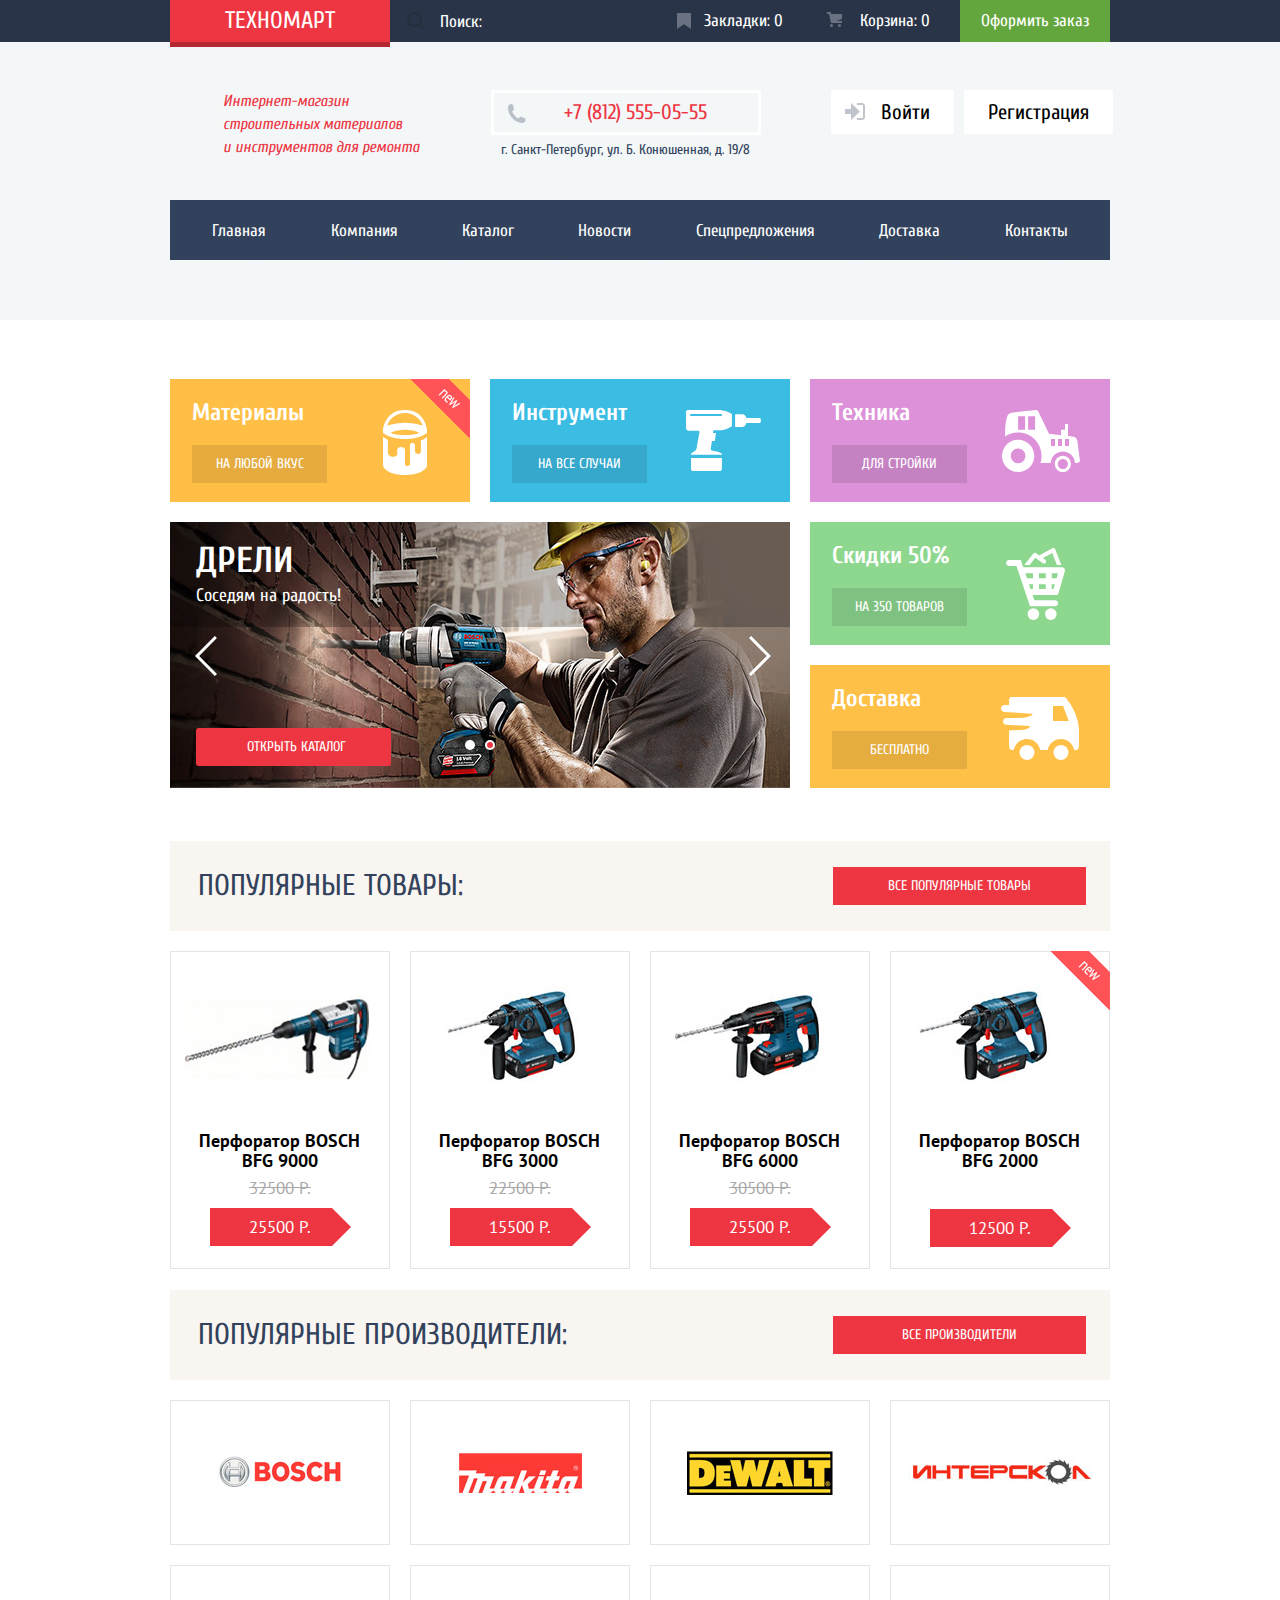
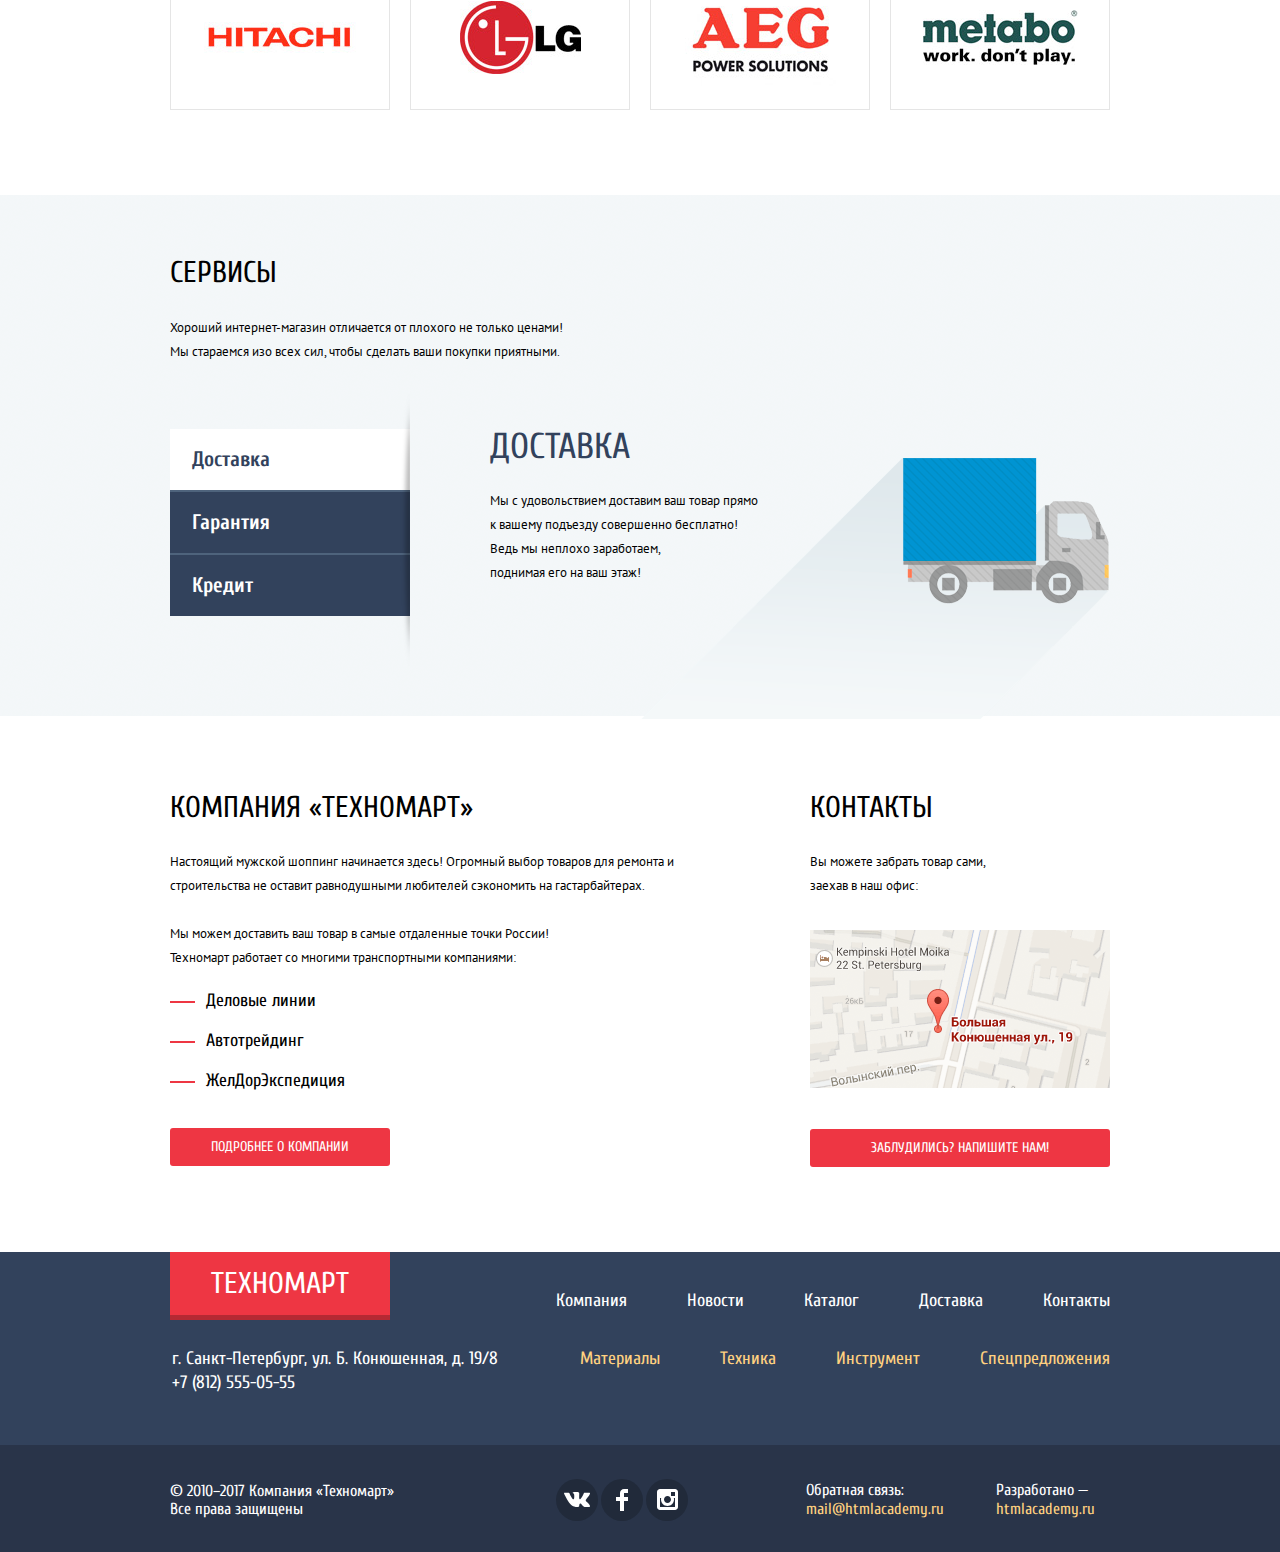
<file: index.html>
<!DOCTYPE html>
<html lang="ru">
  <head>
    <meta charset="utf-8">
    <title>HTML Academy: Техномарт</title>
    <link href="https://fonts.googleapis.com/css?family=Cuprum:400,400i,700%7CPT+Sans:400,700&amp;subset=cyrillic" rel="stylesheet">
    <link href="css/normalize.css" rel="stylesheet">
    <link href="css/main.min.css" rel="stylesheet">
  </head>
  <body>
  	<header class="main-header">
  		<div class="main-header-top">
        <div class="container">
    			<a class="main-header-logo" href="#">Техномарт</a>
    			<form class="search" method="get" action="https://echo.htmlacademy.ru">
    				  <input type="search" name="search" aria-label="Поиск по сайту" placeholder="Поиск:" onfocus="this.closest('.search').classList.add('search--focus');" onblur="this.closest('.search').classList.remove('search--focus');">
    			</form>
    			<a class="header-link bookmarks" href="bookmarks.html">Закладки: 0</a>
    			<a class="header-link shopping-cart" href="shopping-cart.html">Корзина: 0</a>
    			<a class="header-link make-order" href="#">Оформить заказ</a>
        </div>
  		</div>
  		<div class="header-container">
	  		<div class="main-header-info">
	  			<div class="main-header-heading">
	  				<h1 >Интернет-магазин<br> строительных материалов<br> и инструментов для ремонта</h1>
	  			</div>
	  			<div class="main-header-contacts">
	  				<p class="phone">+7 (812) 555-05-55</p>
	  				<p class="address">г. Санкт-Петербург, ул. Б. Конюшенная, д. 19/8</p>
	  			</div>
	  			<div class="user-navigation">
	  				<ul class="user-navigation-list">
	  					<li>
	  						<a class="user-nav-button login-link" href="login.html">Войти</a>
	  					</li>
	  					<li>
	  						<a class="user-nav-button registration-link" href="registration.html">Регистрация</a>
	  					</li>
	  				</ul>
	  				<!-- после входа -->
	  				<div class="profile-links hidden">
              <a class="username" href="profile.html">Равшан Джамшутович</a>
              <a class="logout" href="logout.html"><span class="visually-hidden">Выйти</span>
                  <svg version="1.1" id="Layer_1" xmlns="http://www.w3.org/2000/svg" xmlns:xlink="http://www.w3.org/1999/xlink" x="0px" y="0px"
                     width="21px" height="17px" viewBox="0 0 21 17" enable-background="new 0 0 21 17" xml:space="preserve">
                    <g>
                    <polygon fill="#32425C" points="21,8.5 12.125,0 12.125,6 6.125,6 6.125,11 12.125,11 12.125,17   "/>
                    <path fill="#32425C" d="M3.106,13.952V3.048c0.018-0.376,0.171-1.057,1.01-1.057h5.027V0H4.116C1.938,0,1.112,1.81,1.087,3.027
                    v10.946C1.112,15.189,1.938,17,4.116,17h5.027v-1.99H4.116C3.277,15.01,3.124,14.327,3.106,13.952z"/>
                    </g>
                  </svg>
              </a>
            </div>
	  				<ul class="profile-list hidden">
	  					<li>
	  						<a class="orders-link" href="orders.html">Мои заказы</a>
	  					</li>
              <li class="dot">
              </li>
	  					<li>
	  						<a class="profile-link" href="profile.html">Личный кабинет</a>
	  					</li>
	  				</ul>
	  			</div>
	  		</div>
	  		<nav class="main-navigation container">
          <ul class="navigation-list">
  	  			<li class="navigation-list-item"><a href="index.html">Главная</a></li>
  	  			<li class="navigation-list-item"><a href="company.html">Компания</a></li>
  	  			<li class="navigation-list-item"><a href="catalog.html">Каталог</a></li>
  	  			<li class="navigation-list-item"><a href="news.html">Новости</a></li>
  	  			<li class="navigation-list-item"><a href="special.html">Спецпредложения</a></li>
  	  			<li class="navigation-list-item"><a href="delivery.html">Доставка</a></li>
  	  			<li class="navigation-list-item"><a href="contacts.html">Контакты</a></li>
  	  		</ul>
	  		</nav>
	  	</div>
  	</header>
  	<main class="main-container">
  		<section class="offers-cards">
  			<h2 class="visually-hidden">Предложения</h2>
        <div class="offers-first-line">
    			<div class="offers-card materials">
    				<h3>Материалы</h3>
    				<a class="button card-button" href="materials.html">на любой вкус</a>
    			</div>
    			<div class="offers-card instruments">
    				<h3>Инструмент</h3>
    				<a class="button card-button" href="instruments.html">на все случаи</a>
    			</div>
    			<div class="offers-card technic">
    				<h3>Техника</h3>
    				<a class="button card-button" href="technic.html">для стройки</a>
    			</div>
        </div>
        <div class="offers-second-line">
    			<div class="slider">
    				<div class="slide first-slide hidden">
    					<b>Перфораторы</b>
    					<p>Настоящие мужские игрушки</p>
    					<a class="button slide-button" href="catalog.html">Открыть каталог</a>
    				</div>
    				<div class="slide second-slide">
    					<b>Дрели</b>
    					<p>Соседям на радость!</p>
    					<a class="button slide-button" href="catalog.html">Открыть каталог</a>
    				</div>
    				<ul class="slides-switches">
    					<li class="slide-radio">
    						<button class="slide-btn left-btn">
    							<span class="visually-hidden">предыдущий слайд</span>
    						</button>
    					</li>
    					<li class="slide-radio">
    						<button class="slide-btn right-btn">
    							<span class="visually-hidden">следующий слайд</span>
    						</button>
    					</li>
    				</ul>
            <ul class="slide-pagination">
              <li class="slide-pagination__item">
                <button><span class="visually-hidden">первый слайд</span></button>
              </li>
              <li class="slide-pagination__item slide-pagination__item--active">
                <button><span class="visually-hidden">второй слайд</span></button>
              </li>
            </ul>
    			</div>
          <div class="offers-column">
            <div class="offers-card sale">
              <h3>Скидки 50%</h3>
              <a class="button card-button" href="special.html">на 350 товаров</a>
            </div>
            <div class="offers-card delivery">
              <h3>Доставка</h3>
              <a class="button card-button" href="delivery.html">бесплатно</a>
            </div>
          </div>
        </div>
  		</section>
  		<section class="popular-goods">
  			<div class="popular-goods-header">
	  			<h2 class="popular-heading">Популярные товары:</h2>
	  			<a class="button popular-button" href="catalog.html">Все популярные товары</a>
  			</div>
  			<ul class="popular-goods__list">
  				<li class="popular-goods__item">
            <div class="actions">
              <a href="shopping-cart.html" class="action-buy">Купить</a>
              <a href="bookmarks.html" class="action-bookmark">В закладки</a>
            </div>
  					<img src="img/bosch-bfg-9000.jpg" width="200" height="150" alt="Перфоратор BOSCH BFG 9000">
  					<a href="bosch-bfg-9000.html">
              <div class="card-link">
  	  					<h3 class="good-heading">Перфоратор BOSCH BFG 9000</h3>
  	  					<p class="old-price">32500 р.</p>
  	  					<p class="new-price">25500 р.</p>
              </div>
  					</a>
  				</li>
  				<li class="popular-goods__item">
            <div class="actions">
              <a href="shopping-cart.html" class="action-buy">Купить</a>
              <a href="bookmarks.html" class="action-bookmark">В закладки</a>
            </div>
  					<img src="img/bosch-bfg-3000.jpg" width="200" height="150" alt="Перфоратор BOSCH BFG 3000">
  					<a href="bosch-bfg-3000.html">
              <div class="card-link">
  	  					<h3 class="good-heading">Перфоратор BOSCH BFG 3000</h3>
  	  					<p class="old-price">22500 р.</p>
  	  					<p class="new-price">15500 р.</p>
              </div>
  					</a>
  				</li>
  				<li class="popular-goods__item">
            <div class="actions">
              <a href="shopping-cart.html" class="action-buy">Купить</a>
              <a href="bookmarks.html" class="action-bookmark">В закладки</a>
            </div>
  					<img src="img/bosch-bfg-6000.jpg" width="200" height="150" alt="Перфоратор BOSCH BFG 6000">
  					<a href="bosch-bfg-6000.html">
              <div class="card-link">
  	  					<h3 class="good-heading">Перфоратор BOSCH BFG 6000</h3>
  	  					<p class="old-price">30500 р.</p>
  	  					<p class="new-price">25500 р.</p>
              </div>
	  				</a>
  				</li>
  				<li class="popular-goods__item">
            <div class="actions">
              <a href="shopping-cart.html" class="action-buy">Купить</a>
              <a href="bookmarks.html" class="action-bookmark">В закладки</a>
            </div>
            <div class="flag flag-new">новинка</div>
  					<img src="img/bosch-bfg-2000.jpg" width="200" height="150" alt="Перфоратор BOSCH BFG 2000">
  					<a href="bosch-bfg-2000.html">
              <div class="card-link">
  	  					<h3 class="good-heading">Перфоратор BOSCH BFG 2000</h3>
  	  					<p class="new-price no-old-price">12500 р.</p>
              </div>
	  				</a>
  				</li>
  			</ul>
  		</section>
  		<section class="popular-brands">
  			<div class="popular-brands-header">
	  			<h2 class="popular-heading">Популярные производители:</h2>
	  			<a class="button all-brands-button" href="catalog.html">Все производители</a>
  			</div>
  			<ul class="popular-brands__list">
  				<li>
  					<a href="catalog.html"><img src="img/bosch.jpg" width="126" height="37" alt="BOSCH"></a>
  				</li>
  				<li>
  					<a href="catalog.html"><img src="img/makita.jpg" width="123" height="40" alt="Makita"></a>
  				</li>
  				<li>
  					<a href="catalog.html"><img src="img/dewalt.jpg" width="146" height="44" alt="DeWALT"></a>
  				</li>
  				<li>
  					<a href="catalog.html"><img src="img/interskol.jpg" width="184" height="32" alt="Интерскол"></a>
  				</li>
  				<li>
  					<a href="catalog.html"><img src="img/hitachi.jpg" width="169" height="31" alt="Hitachi"></a>
  				</li>
  				<li>
  					<a href="catalog.html"><img src="img/lg.jpg" width="121" height="73" alt="LG"></a>
  				</li>
  				<li>
  					<a href="catalog.html"><img src="img/aeg.jpg" width="151" height="96" alt="AEG"></a>
  				</li>
  				<li>
  					<a href="catalog.html"><img src="img/metabo.jpg" width="155" height="55" alt="Metabo"></a>
  				</li>
  			</ul>
  		</section>
  		<section class="service">
        <div class="service-container">
    			<h2 class="service-heading">Сервисы</h2>
    			<p>Хороший интернет-магазин отличается от плохого не только ценами! Мы стараемся изо всех сил, чтобы сделать ваши покупки приятными.</p>
          <div class="service-slider">
      			<ul class="service-list">
      				<li class="service-list-item active">Доставка</li>
      				<li class="service-list-item">Гарантия</li>
      				<li class="service-list-item">Кредит</li>
      			</ul>
            <div class="service-description delivery-service">
        			<h3>Доставка</h3>
        			<p>Мы с удовольствием доставим ваш товар прямо<br> к вашему подъезду совершенно бесплатно!<br> Ведь мы неплохо заработаем,<br> поднимая его на ваш этаж!</p>
            </div>
            <div class="service-description guarantee-service hidden">
              <h3>Гарантия</h3>
        			<p>Если купленный у нас товар поломается или заискрит,<br> а также в случае пожара, спровоцированного его возгаранием,<br>  вы всегда можете быть уверены в нашей гарантии. Мы обменяем<br> сгоревший товар на новый.<br> Дом уж восстановите как-нибудь сами.</p>
            </div>
            <div class="service-description credit-service hidden">
        			<h3>Кредит</h3>
        			<p>Залезть в долговую яму стало проще!<br> Кредитные консультанты придут вам на помощь.</p>
        			<a class="button service-button" href="credit.html">Отправить заявку</a>
            </div>
          </div>
        </div>
  		</section>
      <div class="main-bottom">
    		<section class="about-company">
    			<h2>Компания «Техномарт»</h2>
    			<p>Настоящий мужской шоппинг начинается здесь! Огромный выбор товаров для ремонта и строительства не оставит равнодушными любителей сэкономить на гастарбайтерах.</p>
    			<p>Мы можем доставить ваш товар в самые отдаленные точки России!<br> Техномарт работает со многими транспортными компаниями:</p>
    			<ul class="about-company-list">
    				<li>Деловые линии</li>
    				<li>Автотрейдинг</li>
    				<li>ЖелДорЭкспедиция</li>
    			</ul>
    			<a class="button about-company__button" href="company.html">Подробнее о компании</a>
    		</section>
    		<section class="contacts">
    			<h2>Контакты</h2>
    			<p>Вы можете забрать товар сами,<br> заехав в наш офис:</p>
    			<a class="map-link" href="map.html"><img src="img/map.png" width="300" height="158" alt="карта"></a>
    			<a class="button contacts__button" href="company.html">Заблудились? Напишите нам!</a>
    		</section>
      </div>
  	</main>
    <footer class="main-footer">
        <div class="footer-top">
          <div class="top-container">
            <div class="footer-top-left">
              <a class="main-footer__logo" href="index.html">Техномарт</a>
              <p class="footer-contacts">
                г. Санкт-Петербург, ул. Б. Конюшенная, д. 19/8<br>
                <a class="phone-number">+7 (812) 555-05-55</a>
              </p>
            </div>
            <div class="footer-top-right">
              <nav class="footer-navigation">
                <ul class="footer-company-nav">
                  <li><a href="company.html">Компания</a></li>
                  <li><a href="news.html">Новости</a></li>
                  <li><a href="catalog.html">Каталог</a></li>
                  <li><a href="delivery.html">Доставка</a></li>
                  <li><a href="contacts.html">Контакты</a></li>
                </ul>
                <ul class="footer-goods-nav">
                  <li><a href="materials.html">Материалы</a></li>
                  <li><a href="technic.html">Техника</a></li>
                  <li><a href="instruments.html">Инструмент</a></li>
                  <li><a href="special.html">Спецпредложения</a></li>
                </ul>
              </nav>
            </div>
          </div>
        </div>
      <div class="footer-bottom">
        <div class="bottom-container">
          <div class="footer-copyright">
            © 2010–2017 Компания «Техномарт»<br>
            Все права защищены
          </div>
          <div class="footer-social">
            <ul>
              <li><a class="social-button" href="#"><span class="visually-hidden">Вконтакте</span>
                <svg version="1.1" xmlns="http://www.w3.org/2000/svg" xmlns:xlink="http://www.w3.org/1999/xlink" x="0px" y="0px"
                 width="26px" height="15px" viewBox="0 0 26 15" enable-background="new 0 0 26 15" xml:space="preserve">
                <path fill="#FFFFFF" d="M16.138,11.51c0.956-0.309,2.18,2.04,3.483,2.939c0.978,0.681,1.727,0.534,1.727,0.534l3.473-0.05
                  c0,0,1.815-0.112,0.957-1.554c-0.071-0.12-0.503-1.069-2.585-3.022c-2.177-2.043-1.882-1.712,0.739-5.244
                  c1.597-2.153,2.236-3.468,2.036-4.028c-0.192-0.539-1.365-0.399-1.365-0.399L20.69,0.713c-0.381,0.001-0.704,0.119-0.851,0.515
                  c-0.003,0.004-0.621,1.666-1.445,3.079c-1.741,2.989-2.436,3.148-2.724,2.961c-0.661-0.433-0.494-1.737-0.494-2.664
                  c0-2.897,0.432-4.105-0.846-4.417c-0.427-0.104-0.739-0.172-1.828-0.182c-1.392-0.021-2.574,0-3.244,0.329
                  c-0.445,0.223-0.786,0.712-0.579,0.74c0.26,0.035,0.843,0.16,1.155,0.586c0.401,0.552,0.389,1.789,0.389,1.789
                  s0.229,3.411-0.54,3.834c-0.528,0.29-1.25-0.302-2.803-3.016C6.087,2.879,5.488,1.345,5.488,1.345S5.372,1.06,5.162,0.904
                  C4.912,0.719,4.562,0.66,4.562,0.66L0.848,0.684c0,0-0.558,0.016-0.763,0.262C-0.097,1.164,0.07,1.614,0.07,1.614
                  s2.909,6.881,6.203,10.347c3.02,3.182,6.452,2.971,6.452,2.971h1.555c0,0,0.469-0.054,0.709-0.312
                  c0.224-0.24,0.214-0.691,0.214-0.691S15.172,11.82,16.138,11.51z"/>
                </svg>
              </a>
              </li>
              <li><a class="social-button" href="#"><span class="visually-hidden">Фейсбук</span>
                <svg version="1.1" id="Layer_2" xmlns="http://www.w3.org/2000/svg" xmlns:xlink="http://www.w3.org/1999/xlink" x="0px" y="0px"
                   width="12px" height="22px" viewBox="0 0 12 22" enable-background="new 0 0 12 22" xml:space="preserve">
                <path fill="#FFFFFF" d="M12,4V0H8C5.791,0,4,1.791,4,4v4H0v4h4v10h4V12h4V8H8V4H12z"/>
                </svg>
              </a>
              </li>
              <li><a class="social-button" href="#"><span class="visually-hidden">Инстаграм</span>
                  <svg version="1.1" xmlns="http://www.w3.org/2000/svg" xmlns:xlink="http://www.w3.org/1999/xlink" x="0px" y="0px"
                   width="21px" height="21px" viewBox="0 0 21 21" enable-background="new 0 0 21 21" xml:space="preserve">
                <path fill="#FFFFFF" d="M18,0H3C1.35,0,0,1.35,0,3v15c0,1.65,1.35,3,3,3h15c1.65,0,3-1.35,3-3V3C21,1.35,19.65,0,18,0z M10.5,7
                  c1.93,0,3.5,1.57,3.5,3.5S12.43,14,10.5,14S7,12.43,7,10.5S8.57,7,10.5,7z M18,18H3V9h1.181C4.067,9.482,4,9.983,4,10.5
                  c0,3.59,2.91,6.5,6.5,6.5s6.5-2.91,6.5-6.5c0-0.517-0.066-1.018-0.181-1.5H18V18z M18,7h-4V3h4V7z"/>
                </svg>
              </a>
              </li>
            </ul>
          </div>
            <div class="footer-email">
              <b>Обратная связь:</b><br>
              <a href="mailto:mail@htmlacademy.ru">mail@htmlacademy.ru</a>
            </div>
            <div class="footer-developer">
              <b>Разработано —</b><br>
              <a href="https://htmlacademy.ru/intensive/htmlcss">htmlacademy.ru</a>
            </div>
        </div>
      </div>
      </footer>
      <section class="modal modal-write-us">
        <h2 class="visually-hidden">Напишите нам</h2>
        <form class="write-us-form" action="https://echo.htmlacademy.ru" method="post">
          <div class="form-inputs">
            <div class="form-first-line">
              <label>
                <span>Ваше имя:</span>
                <input type="text" name="name" value="" placeholder="Имя Фамилия">
              </label>
              <label>
                <span>Ваш e-mail:</span>
                <input type="email" name="email" value="" placeholder="email@example.com">
              </label>
            </div>
            <label>
              <span>Текст письма:</span>
              <textarea name="message" placeholder="В свободной форме" rows="3"></textarea>
            </label>
          </div>
          <div class="form-button">
            <button class="button write-us-button" type="submit">Отправить</button>
          </div>
          <button class="modal-close modal-write-us-close" type="button"><span class="visually-hidden">Закрыть</span></button>
        </form>
      </section>
      <section class="modal modal-map">
        <h2 class="visually-hidden">Как до нас добраться</h2>
        <iframe src="https://www.google.com/maps/embed?pb=!1m18!1m12!1m3!1d1998.6037999040354!2d30.322010416394033!3d59.938716271971415!2m3!1f0!2f0!3f0!3m2!1i1024!2i768!4f13.1!3m3!1m2!1s0x4696310fca5ba729%3A0xea9c53d4493c879f!2sBolshaya+Konyushennaya+ul.%2C+19%2C+Sankt-Peterburg%2C+Russia%2C+191186!5e0!3m2!1sen!2s!4v1441888483426" width="940" height="447" allowfullscreen></iframe>
        <a href="https://yandex.ru/maps/2/saint-petersburg/?ll=30.323055%2C59.938631&z=17&mode=search&text=%D0%91%D0%BE%D0%BB%D1%8C%D1%88%D0%B0%D1%8F%20%D0%9A%D0%BE%D0%BD%D1%8E%D1%88%D0%B5%D0%BD%D0%BD%D0%B0%D1%8F%20%D1%83%D0%BB%D0%B8%D1%86%D0%B0%2019&sll=30.315868%2C59.939095&sspn=1.009369%2C0.294235" title="Офис компании по адресу ул. Большая Конюшенная 19/8, Санкт-Петербург"><img src="img/map-big.png" width="970" height="476" alt="Офис компании по адресу ул. Большая Конюшенная 19/8, Санкт-Петербург"></a>
        <button class="modal-close modal-map-close" type="button"><span class="visually-hidden">Закрыть</span></button> 
      </section>
      <section class="modal cart-add">
        <h2>Товар добавлен в корзину!</h2>
        <div class="cart-add-buttons">
          <a class="button modal-order" href="shopping-cart.html">Оформить заказ</a>
          <a class="button modal-continue">Продолжить покупки</a>
        </div>
          <button class="modal-close modal-cart-close" type="button"><span class="visually-hidden">Закрыть</span></button> 
        </section>
        <script src="js/scripts.min.js"></script>
        <script>
          initIndex ();
          initCommon ();
        </script>
  </body>
</html>
</file>
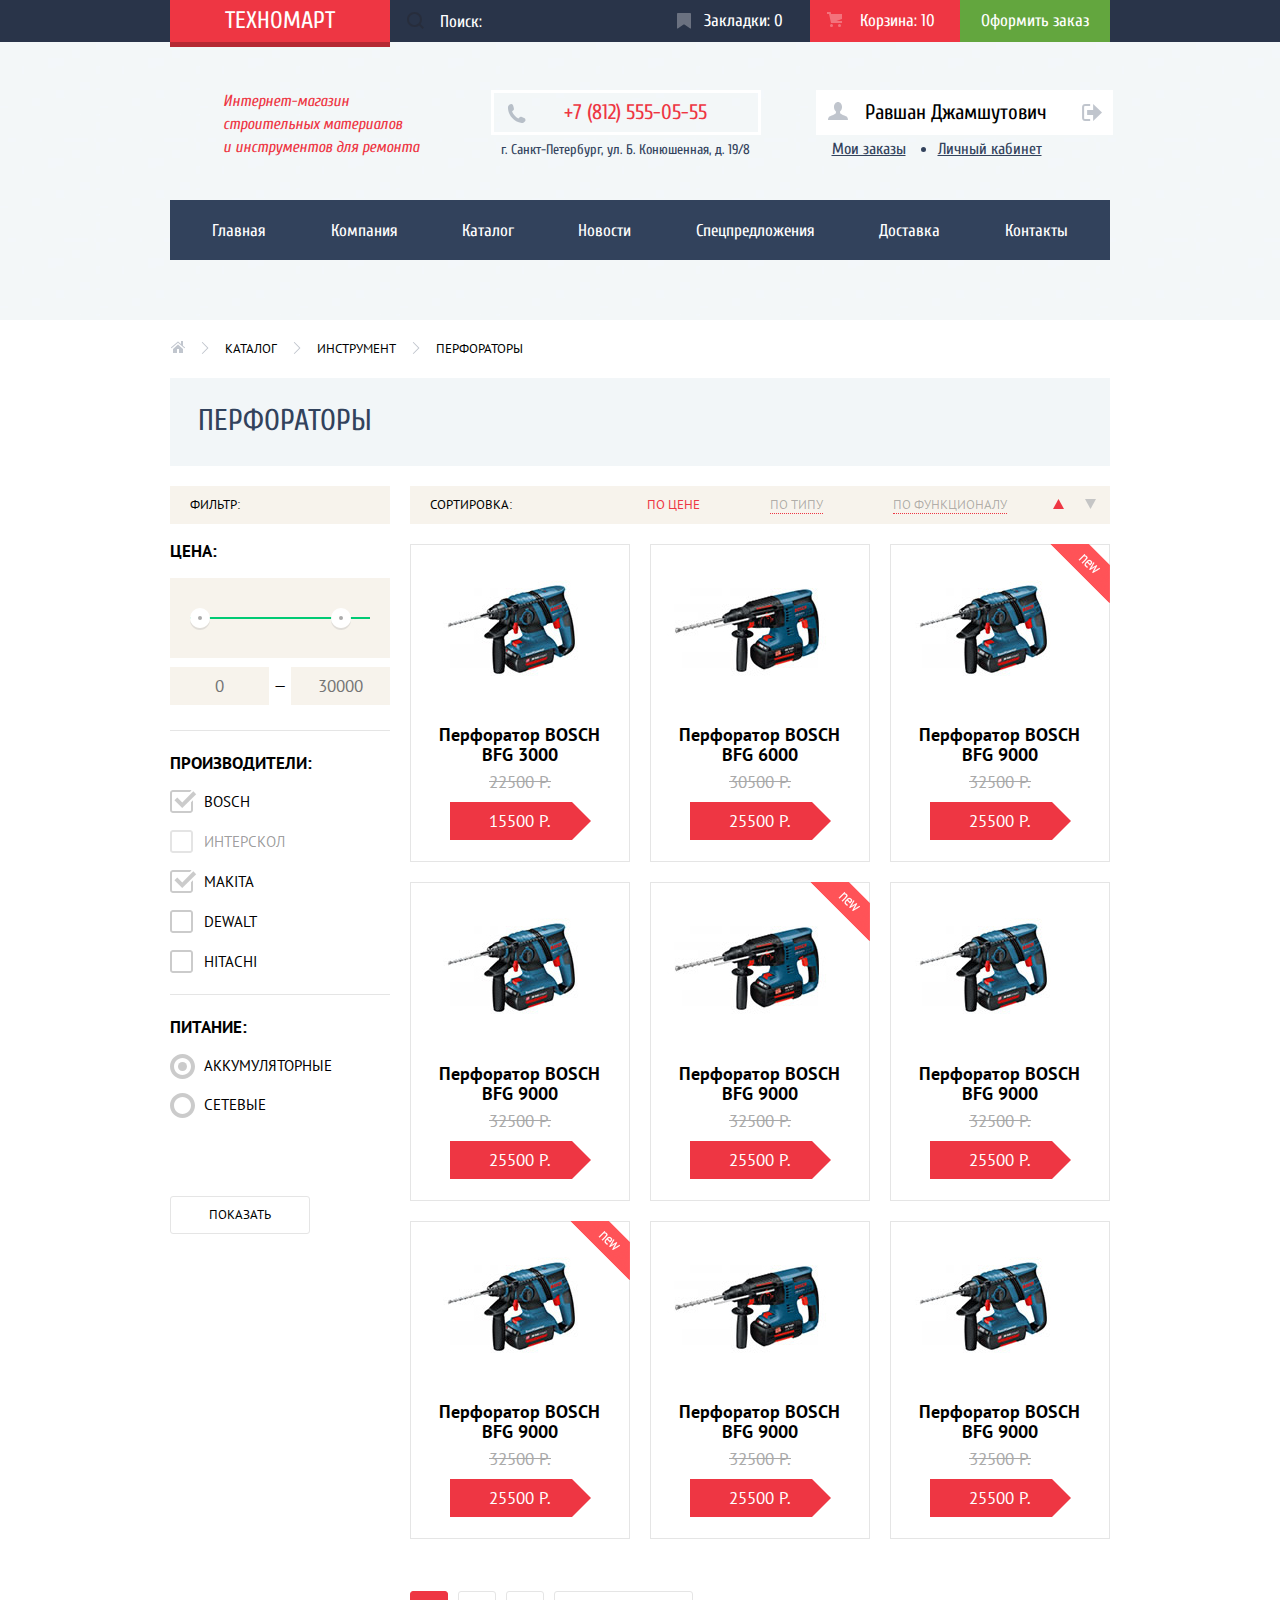
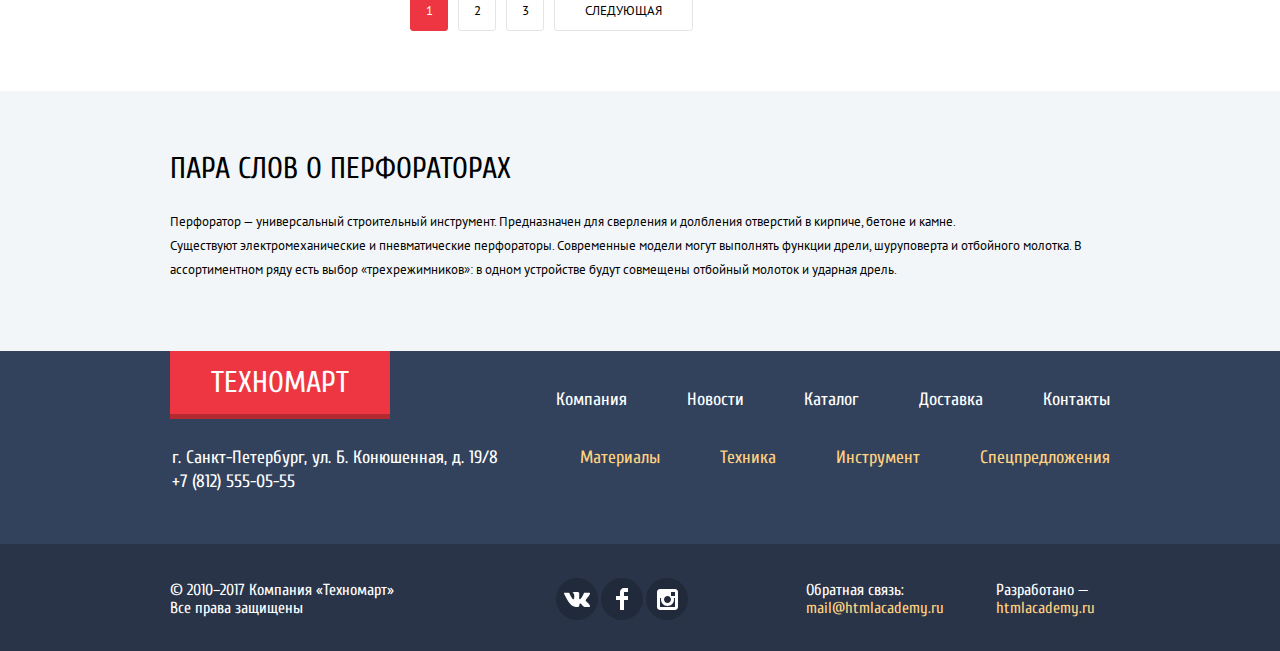
<file: catalog.html>
<!DOCTYPE html>
<html lang="ru">
  <head>
    <meta charset="utf-8">
    <title>HTML Academy: Техномарт</title>
    <link href="https://fonts.googleapis.com/css?family=Cuprum:400,400i,700%7CPT+Sans:400,700&amp;subset=cyrillic" rel="stylesheet">
    <link href="css/normalize.css" rel="stylesheet">
    <link href="css/main.min.css" rel="stylesheet">
  </head>
  <body>
  	<header class="main-header">
  		<div class="main-header-top">
        <div class="container">
    			<a class="main-header-logo" href="index.html">Техномарт</a>
    			<form class="search" method="get" action="https://echo.htmlacademy.ru">
    				<input type="search" name="search" aria-label="Поиск по сайту" placeholder="Поиск:" onfocus="this.closest('.search').classList.add('search--focus');" onblur="this.closest('.search').classList.remove('search--focus');">
    			</form>
    			<a class="header-link bookmarks" href="bookmarks.html">Закладки: 0</a>
    			<a class="header-link shopping-cart header-link--active" href="shopping-cart.html">Корзина: 10</a>
    			<a class="header-link make-order" href="#">Оформить заказ</a>
        </div>
  		</div>
  		<div class="header-container">
	  		<div class="main-header-info">
	  			<div class="main-header-heading">
	  				<h1 >Интернет-магазин<br> строительных материалов<br> и инструментов для ремонта</h1>
	  			</div>
	  			<div class="main-header-contacts">
	  				<p class="phone">+7 (812) 555-05-55</p>
	  				<p class="address">г. Санкт-Петербург, ул. Б. Конюшенная, д. 19/8</p>
	  			</div>
	  			<div class="user-navigation">
	  				<ul class="user-navigation-list hidden">
	  					<li>
	  						<a class="user-nav-button login-link" href="login.html">Войти</a>
	  					</li>
	  					<li>
	  						<a class="user-nav-button registration-link" href="registration.html">Регистрация</a>
	  					</li>
	  				</ul>
	  				<!-- после входа -->
		  			<div class="profile-links">
			            <a class="username" href="profile.html">Равшан Джамшутович</a>
			            <a class="logout" href="logout.html"><span class="visually-hidden">Выйти</span>
				        <svg version="1.1" id="Layer_1" xmlns="http://www.w3.org/2000/svg" xmlns:xlink="http://www.w3.org/1999/xlink" x="0px" y="0px"
				            width="21px" height="17px" viewBox="0 0 21 17" enable-background="new 0 0 21 17" xml:space="preserve">
				            <g>
				             <polygon fill="#32425C" points="21,8.5 12.125,0 12.125,6 6.125,6 6.125,11 12.125,11 12.125,17   "/>
				            <path fill="#32425C" d="M3.106,13.952V3.048c0.018-0.376,0.171-1.057,1.01-1.057h5.027V0H4.116C1.938,0,1.112,1.81,1.087,3.027
				             v10.946C1.112,15.189,1.938,17,4.116,17h5.027v-1.99H4.116C3.277,15.01,3.124,14.327,3.106,13.952z"/>
			             </g>
			            </svg>
			            </a>
	            	</div>
	  				<ul class="profile-list">
	  					<li>
	  						<a class="orders-link" href="orders.html">Мои заказы</a>
	  					</li>
              <li class="dot">
              </li>
	  					<li>
	  						<a class="profile-link" href="profile.html">Личный кабинет</a>
	  					</li>
	  				</ul>
	  			</div>
	  		</div>
	  		<nav class="main-navigation container">
          <ul class="navigation-list">
  	  			<li class="navigation-list-item"><a href="index.html">Главная</a></li>
  	  			<li class="navigation-list-item"><a href="company.html">Компания</a></li>
  	  			<li class="navigation-list-item"><a href="catalog.html">Каталог</a></li>
  	  			<li class="navigation-list-item"><a href="news.html">Новости</a></li>
  	  			<li class="navigation-list-item"><a href="special.html">Спецпредложения</a></li>
  	  			<li class="navigation-list-item"><a href="delivery.html">Доставка</a></li>
  	  			<li class="navigation-list-item"><a href="contacts.html">Контакты</a></li>
  	  		</ul>
	  		</nav>
	  	</div>
  	</header>
  	<main class="catalog-container">
  		<div class="container">
	  		<ul class="breadcrumbs">
	  			<li class="breadcrumbs-item"><a href="index.html"><span class="visually-hidden">главная</span></a></li>
	       		<li class="breadcrumbs-item"><a href="catalog.html">каталог</a></li>
	        	<li class="breadcrumbs-item"><a href="instruments.html">инструмент</a></li>
	        	<li class="breadcrumbs-item breadcrumbs-current"><a>перфораторы</a></li>
	      	</ul>
		  	<header class="catalog-header">
		  		<h2>Перфораторы</h2>
		  	</header>
		  	<div class="wrapper">
		  		<div class="left-column">
				  	<section class="filters">
				  		<h3>фильтр:</h3>
				  		<form class="filter" method="get" action="https://echo.htmlacademy.ru">
				  			<fieldset class="price-fieldset">
				  				<legend>цена:</legend>
				  				<div class="range-block">
				  					<div class="range-block__line"></div>
				  				</div>
				  				<div class="price-block">
				  					<input type="text" name="min-price" placeholder="0">—<input type="text" name="max-price" placeholder="30000">
				  				</div>
				  			</fieldset>
				  			<fieldset class="brand-fieldset">
				  				<legend>производители:</legend>
				  				<ul class="filter-brand-list">
				  					<li class="filter-checkbox filter-brand-list__item">
				  						<input class="filter-checkbox__input" type="checkbox" name="bosch" id="filter-bosch" checked>
				  						<label class="filter-checkbox__label" for="filter-bosch">bosch</label>
				  					</li>
				  					<li class="filter-checkbox filter-brand-list__item">
				  						<input class="filter-checkbox__input" type="checkbox" name="interskol" id="filter-interskol" disabled>
				  						<label class="filter-checkbox__label" for="filter-interskol">интерскол</label>
				  					</li>
						  			<li class="filter-checkbox filter-brand-list__item">
						  				<input class="filter-checkbox__input" type="checkbox" name="makita" id="filter-makita" checked>
				  						<label class="filter-checkbox__label" for="filter-makita">makita</label>
						  			</li>
						  			<li class="filter-checkbox filter-brand-list__item">
						  				<input class="filter-checkbox__input" type="checkbox" name="dewalt" id="filter-dewalt">
				  						<label class="filter-checkbox__label" for="filter-dewalt">dewalt</label>
						  			</li>
						  			<li class="filter-checkbox filter-brand-list__item">
						  				<input class="filter-checkbox__input" type="checkbox" name="hitachi" id="filter-hitachi">
				  						<label class="filter-checkbox__label" for="filter-hitachi">hitachi</label>
						  			</li>
				  				</ul>
				  			</fieldset>
				  			<fieldset>
				  				<legend>питание:</legend>
				  				<ul class="filter-power-list">
				  					<li class="filter-radio filter-power-list__item">
				  						<input class="filter-radio__input" type="radio" name="power-supply" value="battery" id="filter-battery" checked>
				  						<label class="filter-radio__label" for="filter-battery">аккумуляторные</label>
				  					</li>
				  					<li class="filter-radio filter-power-list__item">
				  						<input class="filter-radio__input" type="radio" name="power-supply" value="220" id="filter-220">
				  						<label class="filter-radio__label" for="filter-220">сетевые</label>
				  					</li>
				  				</ul>
				  			</fieldset>
				  			<button class="filter-button button" type="submit">показать</button>
				  		</form>
				  	</section>
			    </div>
			    <div class="right-column">
				  	<section class="sorting">
				  		<h3>сортировка:</h3>
				  		<ul class="sorting-list">
				  			<li class="sorting-list-item sorting-list-item__active"><a href="#">по цене</a></li>
				  			<li class="sorting-list-item"><a href="#">по типу</a></li>
				  			<li class="sorting-list-item"><a href="#">по функционалу</a></li>
				  			<li class="sorting-list-item sorting-list-indicator active-indicator">
				  				<a href="#"><span class="visually-hidden">по возрастанию</span>
									<svg version="1.1" xmlns="http://www.w3.org/2000/svg" xmlns:xlink="http://www.w3.org/1999/xlink" x="0px" y="0px"
									width="11px" height="10px" viewBox="0 0 11 10" enable-background="new 0 0 11 10" xml:space="preserve">
									<polygon fill="#c5c5c5" points="5.5,0 0,10 11,10 "/>
									</svg>
				  				</a>
				  			</li>
				  			<li class="sorting-list-item sorting-list-indicator">
				  				<a href="#"><span class="visually-hidden">по убыванию</span>
				  					<svg version="1.1" xmlns="http://www.w3.org/2000/svg" xmlns:xlink="http://www.w3.org/1999/xlink" x="0px" y="0px"
                                	 width="11px" height="10px" viewBox="0 0 11 10" enable-background="new 0 0 11 10" xml:space="preserve">
                                    <polygon fill="#c5c5c5" points="5.5,10 0,0 11,0 "/>
                                    </svg>
				  				</a>
				  			</li>
				  		</ul>
				  	</section>
				  	<section class="product-cards">
				  		<ul class="product-cards-list">
				  			<li class="product-cards__item">
				  				<div class="actions">
				                    <a href="shopping-cart.html" class="action-buy">Купить</a>
				                    <a href="bookmarks.html" class="action-bookmark">В закладки</a>
                				</div>
				  				<img src="img/bosch-bfg-3000.jpg" width="200" height="150" alt="Перфоратор BOSCH BFG 3000">
				  				<a href="catalog-item.html">
				  					<div class="card-link">
					  					<h3 class="good-heading">Перфоратор BOSCH BFG 3000</h3>
					  					<p class="old-price">22500 Р.</p>
					  					<p class="new-price">15500 Р.</p>
					  				</div>
			  					</a>
				  			</li>
				  			<li class="product-cards__item">
				  				<div class="actions">
				                    <a href="shopping-cart.html" class="action-buy">Купить</a>
				                    <a href="bookmarks.html" class="action-bookmark">В закладки</a>
                				</div>
				  				<img src="img/bosch-bfg-6000.jpg" width="200" height="150" alt="Перфоратор BOSCH BFG 6000">
				  				<a href="catalog-item.html">
				  					<div class="card-link">
					  					<h3 class="good-heading">Перфоратор BOSCH BFG 6000</h3>
					  					<p class="old-price">30500 Р.</p>
					  					<p class="new-price">25500 Р.</p>
					  				</div>
			  					</a>
				  			</li>
				  			<li class="product-cards__item">
				  				<div class="actions">
				                    <a href="shopping-cart.html" class="action-buy">Купить</a>
				                    <a href="bookmarks.html" class="action-bookmark">В закладки</a>
                				</div>
				  				<div class="flag flag-new">новинка</div>
				  				<img src="img/bosch-bfg-2000.jpg" width="200" height="150" alt="Перфоратор BOSCH BFG 2000">
				  				<a href="catalog-item.html">
				  					<div class="card-link">
					  					<h3 class="good-heading">Перфоратор BOSCH BFG 9000</h3>
					  					<p class="old-price">32500 Р.</p>
					  					<p class="new-price">25500 Р.</p>
					  				</div>
			  					</a>
				  			</li>
				  			<li class="product-cards__item">
				  				<div class="actions">
				                    <a href="shopping-cart.html" class="action-buy">Купить</a>
				                    <a href="bookmarks.html" class="action-bookmark">В закладки</a>
                				</div>
				  				<img src="img/bosch-bfg-3000.jpg" width="200" height="150" alt="Перфоратор BOSCH BFG 3000">
				  				<a href="catalog-item.html">
				  					<div class="card-link">
					  					<h3 class="good-heading">Перфоратор BOSCH BFG 9000</h3>
					  					<p class="old-price">32500 Р.</p>
					  					<p class="new-price">25500 Р.</p>
					  				</div>
				  				</a>
				  			</li>
				  			<li class="product-cards__item">
				  				<div class="actions">
				                    <a href="shopping-cart.html" class="action-buy">Купить</a>
				                    <a href="bookmarks.html" class="action-bookmark">В закладки</a>
                				</div>
				  				<div class="flag flag-new">новинка</div>
				  				<img src="img/bosch-bfg-6000.jpg" width="200" height="150" alt="Перфоратор BOSCH BFG 6000">
				  				<a href="catalog-item.html">
				  					<div class="card-link">
					  					<h3 class="good-heading">Перфоратор BOSCH BFG 9000</h3>
					  					<p class="old-price">32500 Р.</p>
					  					<p class="new-price">25500 Р.</p>
					  				</div>
				  				</a>
				  			</li>
				  			<li class="product-cards__item">
				  				<div class="actions">
				                    <a href="shopping-cart.html" class="action-buy">Купить</a>
				                    <a href="bookmarks.html" class="action-bookmark">В закладки</a>
                				</div>
				  				<img src="img/bosch-bfg-2000.jpg" width="200" height="150" alt="Перфоратор BOSCH BFG 2000">
				  				<a href="catalog-item.html">
				  					<div class="card-link">
					  					<h3 class="good-heading">Перфоратор BOSCH BFG 9000</h3>
					  					<p class="old-price">32500 Р.</p>
					  					<p class="new-price">25500 Р.</p>
					  				</div>
				  				</a>
				  			</li>
				  			<li class="product-cards__item">
				  				<div class="actions">
				                    <a href="shopping-cart.html" class="action-buy">Купить</a>
				                    <a href="bookmarks.html" class="action-bookmark">В закладки</a>
                				</div>
				  				<div class="flag flag-new">новинка</div>
				  				<img src="img/bosch-bfg-3000.jpg" width="200" height="150" alt="Перфоратор BOSCH BFG 3000">
				  				<a href="catalog-item.html">
				  					<div class="card-link">
					  					<h3 class="good-heading">Перфоратор BOSCH BFG 9000</h3>
					  					<p class="old-price">32500 Р.</p>
					  					<p class="new-price">25500 Р.</p>
					  				</div>
				  				</a>
				  			</li>
				  			<li class="product-cards__item">
				  				<div class="actions">
				                    <a href="shopping-cart.html" class="action-buy">Купить</a>
				                    <a href="bookmarks.html" class="action-bookmark">В закладки</a>
                				</div>
				  				<img src="img/bosch-bfg-6000.jpg" width="200" height="150" alt="Перфоратор BOSCH BFG 6000">
				  				<a href="catalog-item.html">
				  					<div class="card-link">
					  					<h3 class="good-heading">Перфоратор BOSCH BFG 9000</h3>
					  					<p class="old-price">32500 Р.</p>
					  					<p class="new-price">25500 Р.</p>
					  				</div>
				  				</a>
				  			</li>
				  			<li class="product-cards__item">
				  				<div class="actions">
				                    <a href="shopping-cart.html" class="action-buy">Купить</a>
				                    <a href="bookmarks.html" class="action-bookmark">В закладки</a>
                				</div>
				  				<img src="img/bosch-bfg-2000.jpg" width="200" height="150" alt="Перфоратор BOSCH BFG 2000">
				  				<a href="catalog-item.html">
				  					<div class="card-link">
					  					<h3 class="good-heading">Перфоратор BOSCH BFG 9000</h3>
					  					<p class="old-price">32500 Р.</p>
					  					<p class="new-price">25500 Р.</p>
					  				</div>
				  				</a>
				  			</li>
				  		</ul>
				  	</section>
				  		<ul class="pagination-list">
				  			<li class="pagination-item pagination-item-current"><a>1</a></li>
				  			<li class="pagination-item"><a href="#">2</a></li>
				  			<li class="pagination-item"><a href="#">3</a></li>
				  			<li class="pagination-item pagination-item-next"><a href="#">Следующая</a></li>
				  		</ul>
				</div>
			</div>
		</div>
	  	<section class="about-product">
	  		<div class="about-product-container">
		  		<h2>Пара слов о перфораторах</h2>
		  		<p>Перфоратор — универсальный строительный инструмент. Предназначен для сверления и долбления отверстий в кирпиче, бетоне и камне.<br>
					Существуют электромеханические и пневматические перфораторы. Современные модели могут выполнять функции дрели, шуруповерта и отбойного молотка. В ассортиментном ряду есть выбор «трехрежимников»: в одном устройстве будут совмещены отбойный молоток и ударная дрель.
				</p>
			</div>
	  	</section>
	 </main>
	 <footer class="main-footer">
        <div class="footer-top">
          <div class="top-container">
            <div class="footer-top-left">
              <a class="main-footer__logo" href="index.html">Техномарт</a>
              <p class="footer-contacts">
                г. Санкт-Петербург, ул. Б. Конюшенная, д. 19/8<br>
              +7 (812) 555-05-55
              </p>
            </div>
            <div class="footer-top-right">
              <nav class="footer-navigation">
                <ul class="footer-company-nav">
                  <li><a href="company.html">Компания</a></li>
                  <li><a href="news.html">Новости</a></li>
                  <li><a href="catalog.html">Каталог</a></li>
                  <li><a href="delivery.html">Доставка</a></li>
                  <li><a href="contacts.html">Контакты</a></li>
                </ul>
                <ul class="footer-goods-nav">
                  <li><a href="materials.html">Материалы</a></li>
                  <li><a href="technic.html">Техника</a></li>
                  <li><a href="instruments.html">Инструмент</a></li>
                  <li><a href="special.html">Спецпредложения</a></li>
                </ul>
              </nav>
            </div>
          </div>
        </div>
      <div class="footer-bottom">
        <div class="bottom-container">
          <div class="footer-copyright">
            © 2010–2017 Компания «Техномарт»<br>
            Все права защищены
          </div>
          <div class="footer-social">
            <ul>
              <li><a class="social-button" href="#"><span class="visually-hidden">Вконтакте</span>
                <svg version="1.1" xmlns="http://www.w3.org/2000/svg" xmlns:xlink="http://www.w3.org/1999/xlink" x="0px" y="0px"
                 width="26px" height="15px" viewBox="0 0 26 15" enable-background="new 0 0 26 15" xml:space="preserve">
                <path fill="#FFFFFF" d="M16.138,11.51c0.956-0.309,2.18,2.04,3.483,2.939c0.978,0.681,1.727,0.534,1.727,0.534l3.473-0.05
                  c0,0,1.815-0.112,0.957-1.554c-0.071-0.12-0.503-1.069-2.585-3.022c-2.177-2.043-1.882-1.712,0.739-5.244
                  c1.597-2.153,2.236-3.468,2.036-4.028c-0.192-0.539-1.365-0.399-1.365-0.399L20.69,0.713c-0.381,0.001-0.704,0.119-0.851,0.515
                  c-0.003,0.004-0.621,1.666-1.445,3.079c-1.741,2.989-2.436,3.148-2.724,2.961c-0.661-0.433-0.494-1.737-0.494-2.664
                  c0-2.897,0.432-4.105-0.846-4.417c-0.427-0.104-0.739-0.172-1.828-0.182c-1.392-0.021-2.574,0-3.244,0.329
                  c-0.445,0.223-0.786,0.712-0.579,0.74c0.26,0.035,0.843,0.16,1.155,0.586c0.401,0.552,0.389,1.789,0.389,1.789
                  s0.229,3.411-0.54,3.834c-0.528,0.29-1.25-0.302-2.803-3.016C6.087,2.879,5.488,1.345,5.488,1.345S5.372,1.06,5.162,0.904
                  C4.912,0.719,4.562,0.66,4.562,0.66L0.848,0.684c0,0-0.558,0.016-0.763,0.262C-0.097,1.164,0.07,1.614,0.07,1.614
                  s2.909,6.881,6.203,10.347c3.02,3.182,6.452,2.971,6.452,2.971h1.555c0,0,0.469-0.054,0.709-0.312
                  c0.224-0.24,0.214-0.691,0.214-0.691S15.172,11.82,16.138,11.51z"/>
                </svg>
              </a>
              </li>
              <li><a class="social-button" href="#"><span class="visually-hidden">Фейсбук</span>
                <svg version="1.1" id="Layer_2" xmlns="http://www.w3.org/2000/svg" xmlns:xlink="http://www.w3.org/1999/xlink" x="0px" y="0px"
                   width="12px" height="22px" viewBox="0 0 12 22" enable-background="new 0 0 12 22" xml:space="preserve">
                <path fill="#FFFFFF" d="M12,4V0H8C5.791,0,4,1.791,4,4v4H0v4h4v10h4V12h4V8H8V4H12z"/>
                </svg>
              </a>
              </li>
              <li><a class="social-button" href="#"><span class="visually-hidden">Инстаграм</span>
                  <svg version="1.1" xmlns="http://www.w3.org/2000/svg" xmlns:xlink="http://www.w3.org/1999/xlink" x="0px" y="0px"
                   width="21px" height="21px" viewBox="0 0 21 21" enable-background="new 0 0 21 21" xml:space="preserve">
                <path fill="#FFFFFF" d="M18,0H3C1.35,0,0,1.35,0,3v15c0,1.65,1.35,3,3,3h15c1.65,0,3-1.35,3-3V3C21,1.35,19.65,0,18,0z M10.5,7
                  c1.93,0,3.5,1.57,3.5,3.5S12.43,14,10.5,14S7,12.43,7,10.5S8.57,7,10.5,7z M18,18H3V9h1.181C4.067,9.482,4,9.983,4,10.5
                  c0,3.59,2.91,6.5,6.5,6.5s6.5-2.91,6.5-6.5c0-0.517-0.066-1.018-0.181-1.5H18V18z M18,7h-4V3h4V7z"/>
                </svg>
              </a>
              </li>
            </ul>
          </div>
            <div class="footer-email">
              <b>Обратная связь:</b><br>
              <a href="mailto:mail@htmlacademy.ru">mail@htmlacademy.ru</a>
            </div>
            <div class="footer-developer">
              <b>Разработано —</b><br>
              <a href="https://htmlacademy.ru/intensive/htmlcss">htmlacademy.ru</a>
            </div>
        </div>
      </div>
      </footer>
      <section class="modal cart-add">
	  		<h2>Товар добавлен в корзину!</h2>
	  		<div class="cart-add-buttons">
		  		<a class="button modal-order" href="shopping-cart.html">Оформить заказ</a>
		  		<a class="button modal-continue">Продолжить покупки</a>
		  	</div>
      		<button class="modal-close modal-cart-close" type="button"><span class="visually-hidden">Закрыть</span></button> 
      	</section>
      	<script src="js/scripts.min.js"></script>
        <script>
          initCommon ();
        </script>
</html>
</file>
<file: css/main.min.css>
body{margin:0;padding:0;font-family:"Cuprum",Arial,sans-serif;text-transform:uppercase}a{text-decoration:none;color:#fff}img{max-width:100%;height:auto}.visually-hidden:not(:focus):not(:active),input[type=checkbox].visually-hidden,input[type=radio].visually-hidden{position:absolute;width:1px;height:1px;margin:-1px;border:0;padding:0;white-space:nowrap;-webkit-clip-path:inset(100%);clip-path:inset(100%);clip:rect(0 0 0 0);overflow:hidden}.button{font-size:14px;line-height:38px;text-align:center}.main-header-top{min-width:960px;background-color:#293449}.container{display:-webkit-box;display:-ms-flexbox;display:flex;width:940px;-webkit-box-align:center;-ms-flex-align:center;align-items:center;padding:0 10px;margin:0 auto}.main-header-logo{width:220px;padding:9px 0;text-align:center;font-size:24px;line-height:24px;color:#fff;-webkit-box-shadow:0 5px #b52933;box-shadow:0 5px #b52933;background-color:#ee3643}.main-header-logo:hover{background-color:#ca2c37}.main-header-logo:active{background-color:#ba2732}.search{position:relative}.search--focus::before,.search::before{content:"";position:absolute;width:17px;height:17px;top:12px;left:17px;opacity:.3}.search::before{background:url(../img/icon-search.svg) no-repeat}.bookmarks:hover::before,.search:hover::before{opacity:1}.search--focus{background-color:#fff}.search--focus::before{background:url(../img/icon-search-red.svg) no-repeat}.search input{padding-left:50px;width:270px;height:42px;font-size:17px;background-color:transparent;border:0}.search input::-webkit-input-placeholder{color:#fff}.search input:-ms-input-placeholder,.search input::-ms-input-placeholder{color:#fff}.search input::placeholder{color:#fff}.header-link:hover,.search:hover{background-color:#212a3a}.search input:focus{outline:0;color:#000;background-color:#fff}.header-link{width:150px;font-size:17px;line-height:42px;text-align:left;color:#fff;text-transform:none}.header-link:active{color:#8b8e94;background-color:#161d29}.header-link--active{background-color:#ee3643}.bookmarks,.shopping-cart{position:relative;width:106px;padding-left:44px}.bookmarks::before,.shopping-cart::before{content:"";position:absolute;left:17px;opacity:.3}.bookmarks::before{background:url(../img/icon-bookmark.svg) no-repeat;top:13px;width:14px;height:16px}.bookmarks:active::before{opacity:.3}.shopping-cart{width:100px;padding-left:50px}.shopping-cart::before{top:12px;width:15px;height:15px;background:url(../img/cart-icon.svg) no-repeat}.shopping-cart:hover::before{opacity:1}.shopping-cart:active::before{opacity:.3}.make-order{text-align:center;background-color:#63a63e}.make-order:hover{background-color:#5fbb2d}.make-order:active{color:#8b8e94;background-color:#518534}.header-container,.main-header-info{display:-webkit-box;display:-ms-flexbox;display:flex}.header-container{-webkit-box-orient:vertical;-webkit-box-direction:normal;-ms-flex-direction:column;flex-direction:column;-webkit-box-align:center;-ms-flex-align:center;align-items:center;min-width:960px;padding-bottom:60px;background-image:url(../img/header-background.jpg);background-repeat:repeat;background-color:#f3f7f9}.main-header-info{width:890px;padding:48px 5px 0 60px;margin-bottom:38px;margin-right:auto;margin-left:auto}.main-header-heading h1{margin:0;font-size:16px;line-height:23px;font-style:italic;font-weight:400;text-transform:none;color:#ee3643}.main-header-contacts{width:270px;margin-left:72px}.main-header-contacts p{margin:0}.phone{position:relative;padding:9px 0 9px 70px;font-size:21px;line-height:21px;color:#ee3643;border:3px solid #fff}.phone::before{content:"";position:absolute;width:19px;height:19px;top:11px;left:13px;background:url(../img/icon-phone.svg) no-repeat}.main-header-contacts .address{margin-top:3px;font-size:14px;line-height:24px;text-align:center;text-transform:none;color:#32425c}.user-navigation{margin-left:auto}.user-navigation-list{display:-webkit-box;display:-ms-flexbox;display:flex;margin:0;list-style:none}.user-nav-button{padding:10px 24px;font-size:21px;line-height:45px;text-transform:none;color:#000;background-color:#fff}.user-nav-button:hover{color:#ee3643}.user-nav-button:active,.username:active{color:#cacaca}.login-link{position:relative;padding-left:50px}.login-link::before,.username::before{content:"";position:absolute;width:20px;opacity:.3}.login-link::before{background:url(../img/icon-login.svg) no-repeat;height:17px;top:13px;left:14px}.login-link:hover::before{opacity:1}.login-link:active::before{opacity:.3}.registration-link{margin-left:10px}.profile-links{display:-webkit-box;display:-ms-flexbox;display:flex;-webkit-box-align:center;-ms-flex-align:center;align-items:center;background-color:#fff}.username{display:block;position:relative;padding-left:49px;font-size:21px;line-height:45px;text-transform:none;color:#000;background-color:#fff}.username::before{height:18px;top:12px;left:12px;background:url(../img/icon-user.svg) no-repeat}.logout:hover,.username:hover::before{opacity:1}.logout:active,.username:active::before{opacity:.3}.logout,.profile-list{display:-webkit-box;display:-ms-flexbox;display:flex;-webkit-box-align:center;-ms-flex-align:center;align-items:center}.logout{-webkit-box-pack:center;-ms-flex-pack:center;justify-content:center;width:21px;height:17px;opacity:.3;margin:0 11px 0 34px}.profile-list{margin:5px 0 0;padding:0;list-style:none}.profile-list li:first-child{padding-left:16px;padding-right:15px}.profile-list li:last-child{padding-left:12px}.dot{display:block;width:1px;height:1px;border:2px solid #32425c;border-radius:50%;background-color:#32425c}.orders-link,.profile-link{font-size:16px;line-height:18px;text-decoration:underline;text-transform:none;color:#32425c}.orders-link:hover,.profile-link:hover{color:#ee3643}.orders-link:active,.profile-link:active{color:#cacaca}.main-navigation{background-color:#32425c;width:920px}.navigation-list{display:-webkit-box;display:-ms-flexbox;display:flex;-ms-flex-wrap:wrap;flex-wrap:wrap;width:100%;margin:0;padding:0;list-style:none}.navigation-list-item{-webkit-box-flex:1;-ms-flex-positive:1;flex-grow:1;font-size:17px;line-height:17px;text-transform:none}.navigation-list-item a{display:block;height:38px;padding-top:22px;text-align:center}.navigation-list-item a:hover{background-color:#293449}.navigation-list-item a:active{color:#a1a4a8;background-color:#1d2739}.main-container{display:-webkit-box;display:-ms-flexbox;display:flex;-webkit-box-orient:vertical;-webkit-box-direction:normal;-ms-flex-direction:column;flex-direction:column;-webkit-box-align:center;-ms-flex-align:center;align-items:center;min-width:960px;margin-top:59px}.offers-cards{width:940px;padding:0 10px;margin-bottom:53px}.offers-first-line{display:-webkit-box;display:-ms-flexbox;display:flex;-webkit-box-pack:justify;-ms-flex-pack:justify;justify-content:space-between}.offers-card{width:278px;padding-left:22px;padding-top:19px;padding-bottom:19px}.offers-card h3{margin:0 0 17px;color:#fff;font-size:24px;line-height:30px;text-transform:none}.materials{position:relative;background-color:#ffbf47}.materials::after{content:"";position:absolute;width:44px;height:65px;top:31px;right:43px;background:url(../img/bucket-icon.svg) no-repeat}.materials::before{content:"";position:absolute;width:60px;height:59px;top:0;right:0;background:url(../img/new-flag.png) no-repeat}.instruments,.technic{position:relative;background-color:#3bbce3}.instruments::after,.technic::after{content:"";position:absolute;top:31px}.instruments::after{background:url(../img/drill-icon.svg) no-repeat;width:75px;height:61px;right:29px}.technic{background-color:#dc91d8}.technic::after{width:78px;height:62px;right:30px;background:url(../img/tractor-icon.svg) no-repeat}.card-button{display:inline-block;vertical-align:middle;width:135px;background-color:rgba(0,0,0,.1)}.card-button:hover{background-color:rgba(0,0,0,.2)}.card-button:active{background-color:rgba(0,0,0,.3)}.offers-column,.offers-second-line{display:-webkit-box;display:-ms-flexbox;display:flex}.offers-column{-webkit-box-orient:vertical;-webkit-box-direction:normal;-ms-flex-direction:column;flex-direction:column;margin-left:auto}.sale{background-color:#8ed78f}.sale::after{content:"";position:absolute;width:59px;height:72px;top:26px;right:45px;background:url(../img/cart-big-icon.svg) no-repeat}.delivery,.sale,.slider{position:relative;margin-top:20px}.delivery{background-color:#ffc047}.delivery::after{content:"";position:absolute;width:78px;height:63px;top:32px;right:31px;background:url(../img/delivery-icon.svg) no-repeat}.slider{width:620px}.slide{display:-webkit-box;display:-ms-flexbox;display:flex;-webkit-box-orient:vertical;-webkit-box-direction:normal;-ms-flex-direction:column;flex-direction:column;-webkit-box-sizing:border-box;box-sizing:border-box;height:100%;padding-top:21px;padding-left:26px;padding-bottom:22px}.slide b,.slide p{font-size:36px;line-height:36px;color:#fff}.slide p{margin:5px 0 0;font-size:18px;line-height:24px;font-weight:400;text-transform:none}.first-slide{background:url(../img/slider-illustration-1.jpg) no-repeat}.second-slide{background:url(../img/slider-illustration-2.jpg) no-repeat}.slide-button{display:inline-block;width:100px;margin-top:auto;padding-right:45px;padding-left:50px;background-color:#ee3643;border-radius:3px}.slide-button:hover{background-color:#ca2c37}.slide-button:active{background-color:#ba2732}.slides-switches{margin:0;padding:0;list-style:none}.slide-radio{position:absolute;width:22px;height:40px}.slide-radio:first-child{top:114px;left:25px}.slide-radio:last-child{top:114px;right:19px}.slide-btn{border:0;background-color:transparent;cursor:pointer}.left-btn,.right-btn{display:-webkit-box;display:-ms-flexbox;display:flex;-webkit-box-align:center;-ms-flex-align:center;align-items:center;-webkit-box-pack:center;-ms-flex-pack:center;justify-content:center;width:22px;height:40px}.left-btn{background:url(../img/icon-left.svg) no-repeat}.right-btn{background:url(../img/icon-right.svg) no-repeat}.slide-pagination{list-style:none;margin:0;padding:0}.slide-pagination__item button{padding:0;width:10px;height:10px;background-color:#fff;border:2px solid #fff;border-radius:50%}.slide-pagination__item--active button{background-color:#ee3643}.slide-pagination__item{position:absolute}.slide-pagination__item:first-child{left:295px;bottom:36px}.slide-pagination__item:last-child{right:295px;bottom:36px}.popular-goods{width:940px;padding:0 10px;margin-bottom:21px}.popular-goods-header{display:-webkit-box;display:-ms-flexbox;display:flex;-webkit-box-pack:justify;-ms-flex-pack:justify;justify-content:space-between;-webkit-box-align:center;-ms-flex-align:center;align-items:center;width:888px;padding-left:28px;padding-right:24px;margin-bottom:20px;background-color:#f9f5f0}.popular-heading{margin:0;padding:30px 0;font-size:30px;line-height:30px;font-weight:400;color:#32425c}.popular-button{width:253px;padding:0;text-align:center;background-color:#ee3643}.popular-button:hover{background-color:#ca2c37}.popular-button:active{background-color:#ba2732}.popular-goods__list,.product-cards-list{list-style:none}.popular-goods__list{display:-webkit-box;display:-ms-flexbox;display:flex;-webkit-box-pack:justify;-ms-flex-pack:justify;justify-content:space-between;-ms-flex-wrap:wrap;flex-wrap:wrap;width:100%;margin:0;padding:0}.popular-goods__item{position:relative;width:220px;padding-top:10px;-webkit-box-sizing:border-box;box-sizing:border-box}.popular-goods__item,.product-cards__item{border:1px solid #e5e5e5}.popular-goods__item:hover,.product-cards__item:hover{border:0;-webkit-box-shadow:0 5px 20px 5px rgba(41,52,73,.5);box-shadow:0 5px 20px 5px rgba(41,52,73,.5)}.popular-goods__item img{width:200px;height:150px}.card-link{display:-webkit-box;display:-ms-flexbox;display:flex;-webkit-box-orient:vertical;-webkit-box-direction:normal;-ms-flex-direction:column;flex-direction:column}.good-heading{width:80%;margin:15px auto 0;font:18px/20px "PT Sans","Arial",sans-serif;text-transform:none;color:#000}.good-heading,.new-price,.old-price{font-weight:700;text-align:center}.old-price{text-decoration:line-through;margin:8px auto 11px;font:17px/18px "PT Sans","Arial",sans-serif;color:#a9a9a9}.new-price{position:relative;width:141px;margin:auto auto 21px;font:17px/38px "PT Sans","Arial",sans-serif;color:#fff;background-color:#ee3643}.new-price::after{position:absolute;content:"";width:0;height:0;top:0;right:0;border:19px solid;border-left-color:#ee3643;border-right:0}.no-old-price{margin-top:38px}.popular-brands{width:940px;padding:0 10px;margin-bottom:65px}.popular-brands-header{display:-webkit-box;display:-ms-flexbox;display:flex;-webkit-box-pack:justify;-ms-flex-pack:justify;justify-content:space-between;-webkit-box-align:center;-ms-flex-align:center;align-items:center;width:888px;padding-left:28px;padding-right:24px;margin-bottom:20px;background-color:#f9f5f0}.all-brands-button{width:253px;padding:0;text-align:center;background-color:#ee3643}.all-brands-button:hover{background-color:#ca2c37}.all-brands-button:active{background-color:#ba2732}.popular-brands__list{-ms-flex-wrap:wrap;flex-wrap:wrap;-webkit-box-pack:justify;-ms-flex-pack:justify;justify-content:space-between;width:100%;margin:0;padding:0;list-style:none}.popular-brands__list,.popular-brands__list a,.popular-brands__list li{display:-webkit-box;display:-ms-flexbox;display:flex}.popular-brands__list li{margin-bottom:20px;height:145px;border:1px solid #e5e5e5;-webkit-box-sizing:border-box;box-sizing:border-box;width:220px}.popular-brands__list li:hover{-webkit-box-shadow:0 5px 20px 5px rgba(41,52,73,.5);box-shadow:0 5px 20px 5px rgba(41,52,73,.5)}.popular-brands__list li:active{opacity:.3;-webkit-box-shadow:0 5px 10px 2px rgba(41,52,73,.5);box-shadow:0 5px 10px 2px rgba(41,52,73,.5)}.popular-brands__list a{width:100%;-webkit-box-align:center;-ms-flex-align:center;align-items:center;-webkit-box-pack:center;-ms-flex-pack:center;justify-content:center}.service{width:100%;margin-bottom:77px;background:url(../img/header-background.png);background-color:#f3f7f9}.service-container{position:relative;width:940px;padding:63px 10px 100px;margin:0 auto}.service-heading{margin:0 0 28px;font-size:30px;line-height:30px;font-weight:400}.service-container p{width:400px;margin:0 0 65px;font:13px/24px "PT Sans",Arial,sans-serif;text-transform:none}.service-slider{display:-webkit-box;display:-ms-flexbox;display:flex;-webkit-box-align:stretch;-ms-flex-align:stretch;align-items:stretch}.service-slider p{margin:0}.service-list{width:240px;margin:0 80px 0 0;padding:0;list-style:none}.service-list:after{content:"";position:absolute;left:240px;bottom:50px;width:10px;height:272px;background:url(../img/service-shadow.png) no-repeat}.service-list-item{padding:15px 139px 16px 22px;font-size:21px;line-height:30px;font-weight:700;text-transform:none;color:#fff;background-color:#32425c;cursor:pointer}.service-list-item:first-child{border-bottom:2px solid #4e637c}.service-list-item:last-child{border-top:2px solid #4e637c}.service-list-item:hover{background-color:#293449}.active{color:#32425c}.active,.active:hover{background-color:#fff}.delivery-service{margin-bottom:24px}.delivery-service::after{content:"";position:absolute;width:468px;height:261px;bottom:-3px;right:11px;background:url(../img/delivery.png) no-repeat}.guarantee-service:after{content:"";position:absolute;width:389px;height:283px;bottom:0;right:0;background:url(../img/guarantee.png) no-repeat}.credit-service:after{content:"";position:absolute;width:465px;height:285px;bottom:0;right:0;background:url(../img/credit.png) no-repeat}.service-button{display:inline-block;margin-top:28px;padding:0 45px;background-color:#ff5357;border-radius:3px}.service-button:hover{background-color:#ca2c37}.service-button:active{background-color:#ba2732}.service h3{margin:0 0 24px;font-size:36px;line-height:36px;font-weight:400;color:#32425c}.about-company p,.service-description p{font:13px/24px "PT Sans",Arial,sans-serif;text-transform:none}.main-bottom{display:-webkit-box;display:-ms-flexbox;display:flex;-webkit-box-pack:justify;-ms-flex-pack:justify;justify-content:space-between;width:940px;padding:0 10px;margin-bottom:85px}.about-company{width:540px}.about-company h2,.contacts h2{margin:0;font-size:30px;line-height:30px;font-weight:400}.about-company p{margin-top:24px}.about-company p:nth-child(2){margin-top:27px}.about-company-list{list-style:none;margin-bottom:37px;margin-top:21px;padding-left:36px}.about-company-list li{position:relative;margin-bottom:20px;font-size:18px;line-height:20px;font-weight:400;text-transform:none}.about-company-list li:before{position:absolute;content:"";width:25px;height:2px;left:-36px;top:10px;background-color:#ee3643}.about-company__button{display:block;width:220px;background-color:#ee3643;border-radius:3px}.about-company__button:hover{background-color:#ca2c37}.about-company__button:active{background-color:#ba2732}.contacts{width:300px}.contacts p{margin:27px 0 32px;font:13px/24px "PT Sans",Arial,sans-serif;text-transform:none}.contacts img{margin-bottom:36px}.contacts__button{display:block;width:300px;background-color:#ee3643;border-radius:3px}.contacts__button:hover{background-color:#ca2c37}.contacts__button:active{background-color:#ba2732}.main-footer{min-width:960px}.footer-top{background-color:#32425c;padding-bottom:50px}.top-container{display:-webkit-box;display:-ms-flexbox;display:flex;width:940px;-webkit-box-pack:justify;-ms-flex-pack:justify;justify-content:space-between;-webkit-box-align:start;-ms-flex-align:start;align-items:flex-start;padding:0 10px;margin:0 auto}.main-footer__logo{display:block;width:220px;margin-bottom:32px;text-align:center;font-size:30px;line-height:63px;background-color:#ee3643;-webkit-box-shadow:0 5px #b52933;box-shadow:0 5px #b52933}.footer-contacts{margin:0 0 0 2px;font-size:18px;line-height:24px;text-transform:none;color:#fff}.phone-number{text-decoration:none;color:#fff}.footer-navigation ul{display:-webkit-box;display:-ms-flexbox;display:flex;-webkit-box-pack:end;-ms-flex-pack:end;justify-content:flex-end;font-size:18px;line-height:24px;text-transform:none;list-style:none}.footer-company-nav{margin-top:37px;margin-bottom:34px}.footer-company-nav li,.footer-goods-nav li{margin-left:60px}.footer-company-nav li:first-child,.footer-goods-nav li:first-child{margin-left:0}.footer-goods-nav a{color:#ffd180}.footer-company-nav a:hover,.footer-goods-nav a:hover{text-decoration:underline}.footer-company-nav a:active,.footer-goods-nav a:active{text-decoration:none;opacity:.5}.footer-bottom{background-color:#293449}.bottom-container{display:-webkit-box;display:-ms-flexbox;display:flex;width:940px;-webkit-box-pack:justify;-ms-flex-pack:justify;justify-content:space-between;-webkit-box-align:center;-ms-flex-align:center;align-items:center;padding:34px 10px 31px;margin:0 auto}.footer-copyright{font-size:16px;line-height:18px;text-transform:none;color:#fff}.footer-social{margin-left:auto}.footer-social ul{display:-webkit-box;display:-ms-flexbox;display:flex;list-style:none;margin:0;padding:0}.footer-social li{margin-right:3px}.footer-social li:last-child{margin-right:2px}.social-button{display:-webkit-box;display:-ms-flexbox;display:flex;-webkit-box-align:center;-ms-flex-align:center;align-items:center;-webkit-box-pack:center;-ms-flex-pack:center;justify-content:center;width:42px;height:42px;border-radius:50%;background-color:#212a3a}.social-button:hover{background-color:#ee3643}.footer-email{margin-left:116px}.footer-developer{margin-left:52px;margin-right:15px}.footer-developer a,.footer-developer b,.footer-email a,.footer-email b{font-size:16px;line-height:18px;font-weight:400;text-transform:none;color:#fff}.footer-developer a,.footer-email a{color:#ffd180}.footer-developer a:hover,.footer-email a:hover{text-decoration:underline}.footer-developer a:active,.footer-email a:active{color:#ee3643}.breadcrumbs,.catalog-container{display:-webkit-box;display:-ms-flexbox;display:flex}.catalog-container{min-width:960px;margin-top:19px}.catalog-container,.catalog-container .container{-webkit-box-orient:vertical;-webkit-box-direction:normal;-ms-flex-direction:column;flex-direction:column}.breadcrumbs{-webkit-box-align:center;-ms-flex-align:center;align-items:center;-ms-flex-item-align:start;align-self:flex-start;list-style:none;margin:0 0 20px;padding:0}.breadcrumbs-item{position:relative;margin-right:40px}.breadcrumbs-current a,.breadcrumbs-item a{font:13px/18px "PT Sans",Arial,sans-serif;color:#000}.breadcrumbs-item:first-child{width:15px}.breadcrumbs-item:first-child::before{content:"";position:absolute;width:15px;height:12px;top:-8px;background:url(../img/icon-home.svg) no-repeat}.breadcrumbs-item::after{content:"";position:absolute;width:8px;height:12px;top:3px;right:-24px;background:url(../img/icon-right-small.svg) no-repeat}.breadcrumbs-item:first-child::after{top:-7px}.breadcrumbs-item:last-child::after{display:none}.catalog-header{width:100%;margin-bottom:20px;background-color:#f2f6f8}.catalog-header h2{margin:0;padding:28px 0 30px 28px;font-size:30px;line-height:30px;font-weight:400;color:#32425c}.wrapper{width:940px;display:-webkit-box;display:-ms-flexbox;display:flex;-webkit-box-align:start;-ms-flex-align:start;align-items:flex-start;-webkit-box-pack:justify;-ms-flex-pack:justify;justify-content:space-between;margin-bottom:60px}.filters{width:220px}.filter-checkbox{margin-bottom:17px}.filter-checkbox:last-child,.filter-radio:last-child{margin-bottom:0}.filter-checkbox__input{display:none}.filter-checkbox__label{position:relative;padding-left:34px;-webkit-user-select:none;-moz-user-select:none;-ms-user-select:none;user-select:none;font:15px/23px "PT Sans",Arial,sans-serif}.filter-checkbox__label::before{content:"";position:absolute;width:27px;height:23px;left:0;top:50%;margin-top:-11.5px;background:url(../img/checkbox-off-icon.svg) no-repeat;opacity:.2}.filter-checkbox__label:hover::before,.filter-radio__label:hover::before{opacity:.3}.filter-checkbox__input:checked+.filter-checkbox__label::before{background:url(../img/checkbox-on-icon.svg) no-repeat}.filter-checkbox__input:disabled+.filter-checkbox__label,.filter-radio__input:disabled+.filter-radio__label{color:rgba(0,0,0,.4)}.filter-checkbox__input:disabled+.filter-checkbox__label::before{opacity:.1}.filter-radio{margin-bottom:16px}.filter-radio__input{display:none}.filter-radio__label{position:relative;padding-left:34px;-webkit-user-select:none;-moz-user-select:none;-ms-user-select:none;user-select:none;font:15px/23px "PT Sans",Arial,sans-serif}.filter-radio__label::before{content:"";position:absolute;width:25px;height:25px;left:0;top:50%;margin-top:-11.5px;background:url(../img/radio-off-icon.svg) no-repeat;opacity:.2}.filter-radio__input:checked+.filter-radio__label::before{background:url(../img/radio-on-icon.svg) no-repeat}.filter-radio__input:disabled+.filter-radio__label::before{opacity:.1}.filters h3{margin:0 0 12px;padding-left:20px;font:13px/38px "PT Sans",Arial,sans-serif;background-color:#f7f3ec}.filter fieldset{margin:0;padding:0;border:0}.filter legend{margin-bottom:12px;font:17px/30px "PT Sans",Arial,sans-serif;font-weight:700}.filter .brand-fieldset,.filter .price-fieldset{margin-bottom:17px;padding-bottom:25px;border-bottom:1px solid #e5e5e5}.range-block{display:-webkit-box;display:-ms-flexbox;display:flex;-webkit-box-pack:center;-ms-flex-pack:center;justify-content:center;width:220px;margin-bottom:9px;padding:39px 0;background-color:#f7f3ec}.range-block__line{position:relative;width:180px;border-bottom:2px solid #00ca74}.range-block__line::after,.range-block__line::before{content:"";position:absolute;width:20px;height:23px;top:-9px;background:url(../img/filter-button.svg) no-repeat}.range-block__line::after{right:19px}.range-block__line::before{left:0}.price-block{display:-webkit-box;display:-ms-flexbox;display:flex;-webkit-box-align:center;-ms-flex-align:center;align-items:center;-webkit-box-pack:justify;-ms-flex-pack:justify;justify-content:space-between}.filter input[type=text]{width:95px;font:17px/36px "PT Sans",Arial,sans-serif;text-align:center;border:0;background-color:#f7f3ec}.filter .brand-fieldset{padding-bottom:21px}.filter-brand-list,.filter-power-list{margin:0;padding:0;list-style:none}.filter-button{width:140px;margin-top:80px;font:13px/34px "PT Sans",Arial,sans-serif;text-align:center;text-transform:uppercase;border:1px solid #e5e5e5;border-radius:3px;background-color:transparent}.filter-button:hover{border-color:#bdc6ca}.filter-button:active{border-color:#ee3643}.right-column{width:700px}.sorting,.sorting-list{display:-webkit-box;display:-ms-flexbox;display:flex}.sorting{-webkit-box-pack:justify;-ms-flex-pack:justify;justify-content:space-between;margin-bottom:20px;-webkit-box-align:center;-ms-flex-align:center;align-items:center;background-color:#f7f3ec}.sorting h3{margin:0;padding-left:20px;font-family:"PT Sans",Arial,sans-serif;font-size:13px;font-weight:400;line-height:38px}.sorting-list{margin:0;padding:0;list-style:none}.sorting-list-item{margin-left:70px}.sorting-list-item a{font:13px/38px "PT Sans",Arial,sans-serif;color:rgba(0,0,0,.3);border-bottom:1px dotted #ee3643}.sorting-list-item a:hover{color:#000;border-bottom:1px solid #ee3643}.sorting-list-item__active a{color:#ee3643;border-bottom:0}.sorting-list-indicator{width:11px;margin:0 21px 0 46px}.sorting-list-indicator a,.sorting-list-indicator a:hover{border:0}.sorting-list-indicator:last-child{margin-right:14px;margin-left:0}.active-indicator polygon{fill:#ee3643}.sorting-list-indicator a:hover polygon{fill:#231f20}.product-cards{margin-bottom:32px}.product-cards-list{display:-webkit-box;display:-ms-flexbox;display:flex;-ms-flex-wrap:wrap;flex-wrap:wrap;-webkit-box-pack:justify;-ms-flex-pack:justify;justify-content:space-between;margin:0;padding:0}.product-cards__item{position:relative;width:220px;margin-bottom:20px;padding-top:11px;-webkit-box-sizing:border-box;box-sizing:border-box}.popular-goods__item .flag,.product-cards__item .flag{position:absolute;top:-1px;right:-1px;width:60px;height:60px;text-indent:-1000px;overflow:hidden;z-index:5}.popular-goods__item .flag-new,.product-cards__item .flag-new{background:url(../img/new-flag.png) no-repeat 0 0}.popular-goods__item .actions,.product-cards__item .actions{position:absolute;top:0;left:0;width:220px;height:88px;padding:40px 0;background-color:#fff}.action-bookmark,.action-buy{display:block;width:129px;margin:0 auto 7px;padding:7px 0;border:3px solid #63a63e;border-bottom-color:#367315;background-color:#63a63e;color:#fff;font-size:14px;font-weight:400;font-family:"Cuprum",sans-serif;line-height:18px;text-decoration:none;text-transform:uppercase;text-align:center;border-radius:3px}.action-bookmark{color:#32425c;background:#fff;border-bottom-color:#63a63e}.action-buy:hover{background-color:#5fbb2d;border-color:#5fbb2d #5fbb2d #367315}.action-buy:active{background-color:#518534;border-color:#518534}.action-bookmark:hover{border-color:#32425c}.action-bookmark:active{border-color:#000;opacity:.3}.popular-goods__item .actions,.product-cards__item .actions{display:none}.popular-goods__item:hover .actions,.product-cards__item:hover .actions{display:block}.pagination-list{display:-webkit-box;display:-ms-flexbox;display:flex;margin:0;padding:0;list-style:none}.pagination-item{width:38px;margin-right:10px}.pagination-item a{display:block;font:13px/38px "PT Sans",Arial,sans-serif;text-align:center;color:#000;border:1px solid #e5e5e5;border-radius:3px}.pagination-item a:hover{border-color:#bdc6ca}.pagination-item a:active{border-color:#ee3643}.pagination-item-current a{color:#fff;border-color:#ee3643;background-color:#ee3643}.pagination-item-next{width:auto}.pagination-item-next a{padding:0 30px}.about-product{padding-bottom:56px;background-color:#f2f6f8}.about-product-container{width:940px;padding:0 10px;margin:0 auto}.about-product h2,.cart-add h2{font-size:30px;line-height:30px;font-weight:400}.about-product h2{margin-top:63px;margin-bottom:26px}.about-product p{font:13px/24px "PT Sans",Arial,sans-serif;text-transform:none}.modal{position:fixed}.cart-add{display:none;z-index:10;top:420px;left:50%;margin-left:-310px;width:620px;padding-top:63px;background-color:#fff;-webkit-box-shadow:0 -7px #ff5257,0 5px 20px 5px rgba(41,52,73,.5);box-shadow:0 -7px #ff5257,0 5px 20px 5px rgba(41,52,73,.5)}.cart-add h2{position:relative;margin-bottom:62px;padding-left:60px;text-align:center;text-transform:none}.cart-add h2:before{content:"";position:absolute;width:66px;height:66px;top:-18px;left:80px;background:url(../img/checkmark-icon.svg) no-repeat}.cart-add-buttons{display:-webkit-box;display:-ms-flexbox;display:flex;-webkit-box-pack:center;-ms-flex-pack:center;justify-content:center;padding:37px 0;background-color:#f1f1f1}.modal-order{width:220px;line-height:38px;background-color:#ee3643;margin-right:20px}.modal-order:hover{background-color:#ca2c37}.modal-order:active{background-color:#ba2732}.modal-continue{width:220px;line-height:38px;color:#000;background-color:#fff;cursor:pointer}.modal-continue:hover{color:#ee3643}.modal-continue:active{color:rgba(0,0,0,.3)}.modal-write-us{display:none;top:300px;left:50%;margin-left:-310px;width:620px;margin-top:50px;padding-top:40px;background-color:#fff;-webkit-box-shadow:0 -7px #ff5257,0 8px 20px 0 rgba(0,0,0,.75);box-shadow:0 -7px #ff5257,0 8px 20px 0 rgba(0,0,0,.75)}.write-us-form{display:-webkit-box;display:-ms-flexbox;display:flex;-webkit-box-orient:vertical;-webkit-box-direction:normal;-ms-flex-direction:column;flex-direction:column}.form-inputs{width:460px;margin:0 auto 37px}.form-first-line{display:-webkit-box;display:-ms-flexbox;display:flex;-webkit-box-pack:justify;-ms-flex-pack:justify;justify-content:space-between;margin-bottom:19px}.write-us-form label{width:220px;font-size:18px;line-height:18px;text-transform:none}.write-us-form input,.write-us-form textarea{margin-top:8px;padding-left:15px;font-size:13px;line-height:38px;color:#a9a9a9;border:2px solid #dee3e4;background-color:transparent;outline:0}.write-us-form input:hover,.write-us-form textarea:hover{border-color:#b5b5b5}.write-us-form input:focus,.write-us-form textarea:focus{border-color:#ee3643}.write-us-form input[type=email],.write-us-form input[type=text]{width:201px}.write-us-form textarea{width:439px}.form-button{display:-webkit-box;display:-ms-flexbox;display:flex;padding:37px 0;background-color:#f4f4f4}.write-us-button{width:460px;margin:0 auto;line-height:36px;font-family:"Cuprum",Arial,sans-serif;color:#fff;text-transform:uppercase;background-color:#ee3643;border:0}.write-us-button:hover{background-color:#ca2c37}.write-us-button:active{background-color:#ba2732}.modal-close{position:absolute;z-index:5;width:21px;height:21px;top:9px;right:9px;border:0;background-color:transparent;background:url(../img/cross-icon.svg);cursor:pointer}.modal-map{display:none;top:300px;left:50%;margin-left:-470px;width:940px;height:447px;background-color:#eeeae3;-webkit-box-shadow:0 5px 20px 5px rgba(41,52,73,.5);box-shadow:0 5px 20px 5px rgba(41,52,73,.5)}.modal-map iframe{position:relative;z-index:5;border:0}.modal-map a{position:absolute;top:0;left:0;z-index:1}.modal-map img{width:100%}.modal-map .modal-close{top:25px;right:25px}.modal-show{display:block}.hidden{display:none}
</file>
